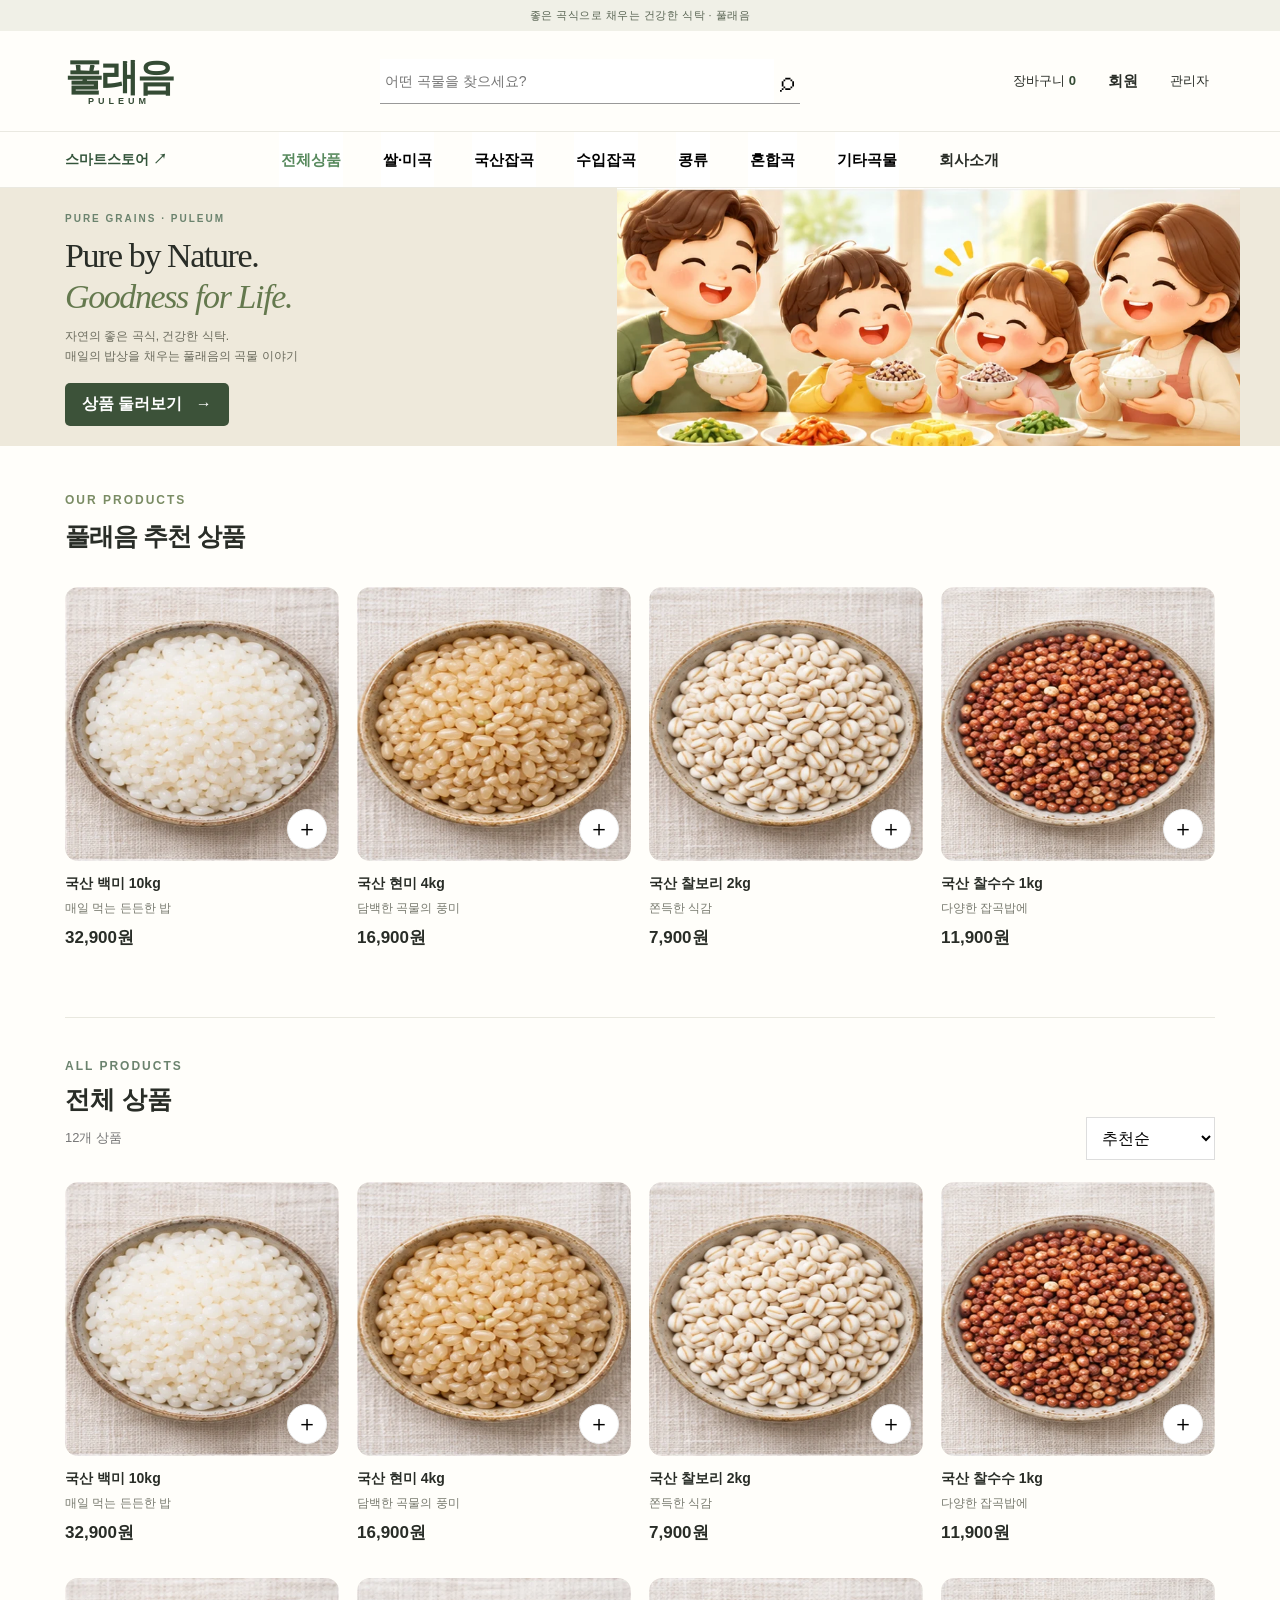
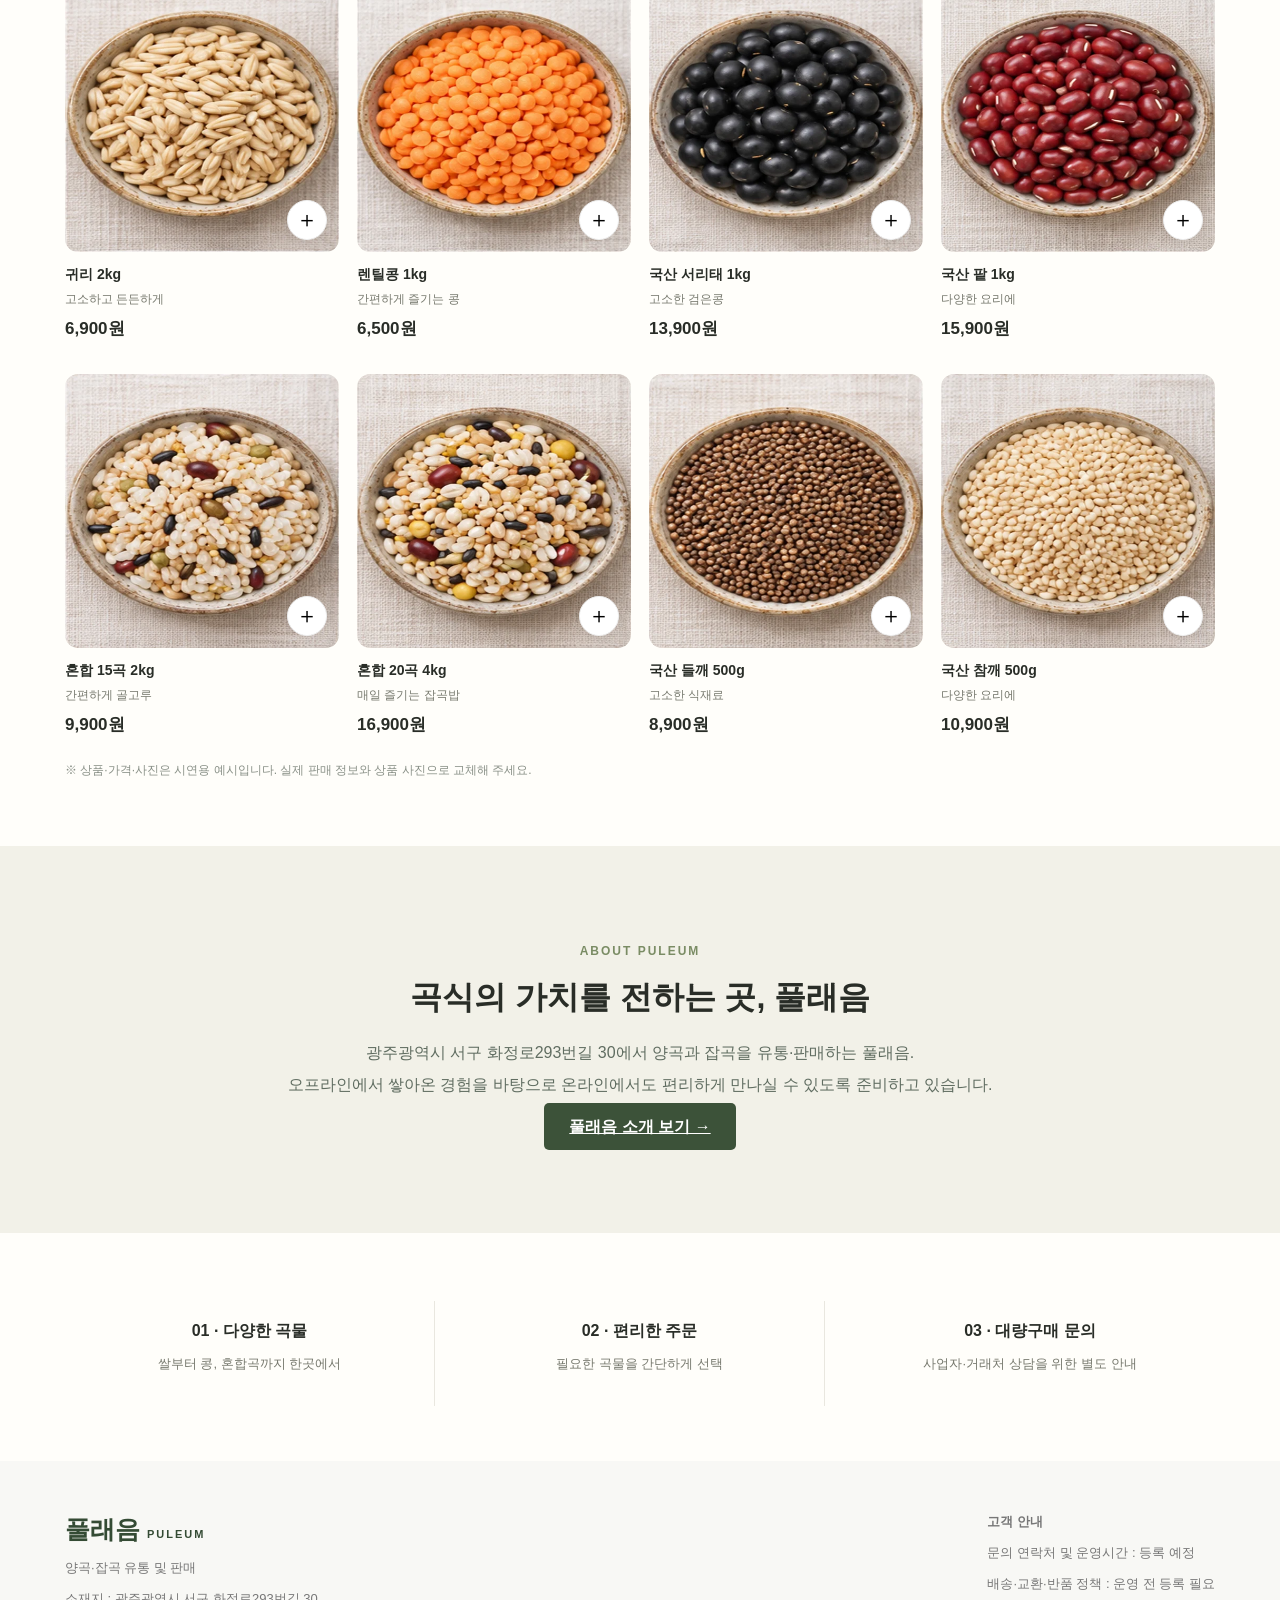
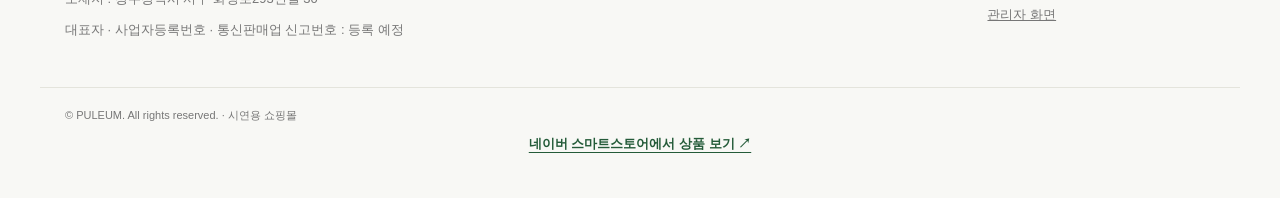
<file: index.html>
<!doctype html><html lang="ko"><head><meta charset="utf-8"><meta name="viewport" content="width=device-width,initial-scale=1"><title>풀래음 | 좋은 곡식, 좋은 일상</title><link rel="stylesheet" href="style.css"></head><body><div class="top">좋은 곡식으로 채우는 건강한 식탁 · 풀래음</div><header><div class="head wrap"><button class="plain mobile" id="menuBtn">☰</button><div class="brandStack"><a class="logo" href="#home">풀래음<span>PULEUM</span></a></div><div class="search"><input id="search" placeholder="어떤 곡물을 찾으세요?" aria-label="상품 검색"><button id="searchBtn">⌕</button></div><div class="headlinks"><button id="cartBtn">장바구니 <b id="cartCount">0</b></button><a class="navAccount" href="account.html">회원</a><button id="adminBtn">관리자</button></div></div><nav id="nav"><div class="wrap navrow"><a class="navSmartStore" href="https://smartstore.naver.com/goodprice" target="_blank" rel="noopener noreferrer" aria-label="네이버 스마트스토어 새 창에서 열기">스마트스토어 ↗</a><button data-cat="전체">전체상품</button><button data-cat="쌀·미곡">쌀·미곡</button><button data-cat="국산잡곡">국산잡곡</button><button data-cat="수입잡곡">수입잡곡</button><button data-cat="콩류">콩류</button><button data-cat="혼합곡">혼합곡</button><button data-cat="기타곡물">기타곡물</button><a class="navAccount" href="about.html">회사소개</a></div></nav></header><main id="home"><section class="hero"><div class="wrap heroInner"><div class="heroText"><span class="eyebrow">PURE GRAINS · PULEUM</span><h1>Pure by Nature.<br><em>Goodness for Life.</em></h1><p>자연의 좋은 곡식, 건강한 식탁.<br>매일의 밥상을 채우는 풀래음의 곡물 이야기</p><button class="primary" id="heroShop">상품 둘러보기 &nbsp; →</button></div><div class="heroVisual"><img src="family_rice_cartoon.webp" alt="가족의 식탁 위에 놓인 갓 지은 백미밥과 잡곡밥"><div class="heroStamp">PULEUM<br><span>GRAIN MARKET</span></div></div></div></section><section class="wrap section" id="products"><div class="sectionHead"><div><small>OUR PRODUCTS</small><h2>풀래음 추천 상품</h2></div></div><div class="products" id="featuredGrid"></div><div class="catalogHead" id="catalog"><div><small>ALL PRODUCTS</small><h2 id="productTitle">전체 상품</h2><p id="resultCount"></p></div><select id="sort"><option value="default">추천순</option><option value="low">낮은 가격순</option><option value="high">높은 가격순</option><option value="name">상품명순</option></select></div><div class="products" id="productGrid"></div><p class="sampleNotice">※ 상품·가격·사진은 시연용 예시입니다. 실제 판매 정보와 상품 사진으로 교체해 주세요.</p></section><section class="brand"><div class="wrap brandInner"><small>ABOUT PULEUM</small><h2>곡식의 가치를 전하는 곳, 풀래음</h2><p>광주광역시 서구 화정로293번길 30에서 양곡과 잡곡을 유통·판매하는 풀래음.<br>오프라인에서 쌓아온 경험을 바탕으로 온라인에서도 편리하게 만나실 수 있도록 준비하고 있습니다.</p><a class="primary" href="about.html">풀래음 소개 보기 →</a></div></section><section class="wrap section service"><div><strong>01 · 다양한 곡물</strong><p>쌀부터 콩, 혼합곡까지 한곳에서</p></div><div><strong>02 · 편리한 주문</strong><p>필요한 곡물을 간단하게 선택</p></div><div><strong>03 · 대량구매 문의</strong><p>사업자·거래처 상담을 위한 별도 안내</p></div></section></main><footer><div class="wrap footerInner"><div><div class="footLogo">풀래음 <span>PULEUM</span></div><p>양곡·잡곡 유통 및 판매</p><p>소재지 : 광주광역시 서구 화정로293번길 30</p><p>대표자 · 사업자등록번호 · 통신판매업 신고번호 : 등록 예정</p></div><div><strong>고객 안내</strong><p>문의 연락처 및 운영시간 : 등록 예정</p><p>배송·교환·반품 정책 : 운영 전 등록 필요</p><button id="footerAdmin">관리자 화면</button></div></div><div class="wrap copyright">© PULEUM. All rights reserved. · 시연용 쇼핑몰</div><div class="smartstoreFoot"><a href="https://smartstore.naver.com/goodprice" target="_blank" rel="noopener noreferrer">네이버 스마트스토어에서 상품 보기 ↗</a></div></footer><div class="overlay" id="overlay" hidden></div><aside class="drawer" id="cartDrawer" aria-label="장바구니"><div class="drawerHead"><h2>장바구니</h2><button class="close">✕</button></div><div id="cartItems"></div><div class="cartBottom"><div class="shippingRow">배송비 <span id="shippingInfo"></span></div><div class="total">배송비 포함 합계 <b id="cartTotal">0원</b></div><button class="primary full" id="checkoutBtn">주문서 작성</button></div></aside><div class="modal" id="orderModal" hidden><div class="modalBox"><button class="close">✕</button><h2>주문서 작성</h2><p class="muted">시연용 주문서입니다. 실제 결제나 주문 접수는 진행되지 않습니다.</p><form id="orderForm"><div class="orderModes"><label><input type="radio" name="orderType" value="비회원" checked> 비회원 주문</label><label><input type="radio" name="orderType" value="회원"> 회원 주문(연동 예정)</label></div><div class="socialLogin"><button type="button" id="kakaoLogin">카카오 로그인 (연동 예정)</button><button type="button" id="naverLogin">네이버 로그인 (연동 예정)</button></div><p class="muted">회원 인증은 아직 연결되지 않았습니다. 실제 회원 주문을 운영하려면 인증 서버와 회원정보 관리가 필요합니다.</p><label>주문자명<input name="name" required maxlength="50"></label><label>연락처<input name="phone" required placeholder="010-0000-0000" maxlength="30"></label><label>배송지<input name="address" required maxlength="200"></label><label>요청사항<textarea name="memo" rows="2" maxlength="500"></textarea></label><div class="total">주문금액 <b id="orderTotal"></b></div><button class="primary full" type="submit">시연 주문 저장</button></form></div></div><div class="modal" id="detailModal" hidden><div class="modalBox"><button class="close">✕</button><div id="detailContent"></div></div></div><div class="modal" id="aboutModal" hidden><div class="modalBox"><button class="close">✕</button><small>ABOUT PULEUM</small><h2>풀래음</h2><p>풀래음은 광주광역시 서구 화정로293번길 30에 위치한 양곡·잡곡 유통·판매 업체입니다.</p><p>기존 오프라인 유통을 기반으로 고객이 다양한 곡물을 온라인에서도 쉽게 확인하고 구매할 수 있는 서비스를 준비하고 있습니다.</p><p class="muted">회사 연혁, 사업자 정보, 고객센터 연락처 등은 관리자 설정에서 추가할 예정입니다.</p></div></div><div class="modal adminModal" id="adminModal" hidden><div class="modalBox adminBox"><button class="close">✕</button><div class="adminHeader"><div><small>PULEUM BACK OFFICE · DEMO</small><h2>풀래음 관리자</h2></div><span>로컬 시연 · 로그인/서버 없음</span></div><div class="adminTabs"><button data-tab="products" class="active">상품관리</button><button data-tab="orders">주문관리</button><button data-tab="clients">거래처관리</button><button data-tab="settings">운영설정</button></div><div id="adminContent"></div></div></div><script src="app.js"></script></body></html>
</file>
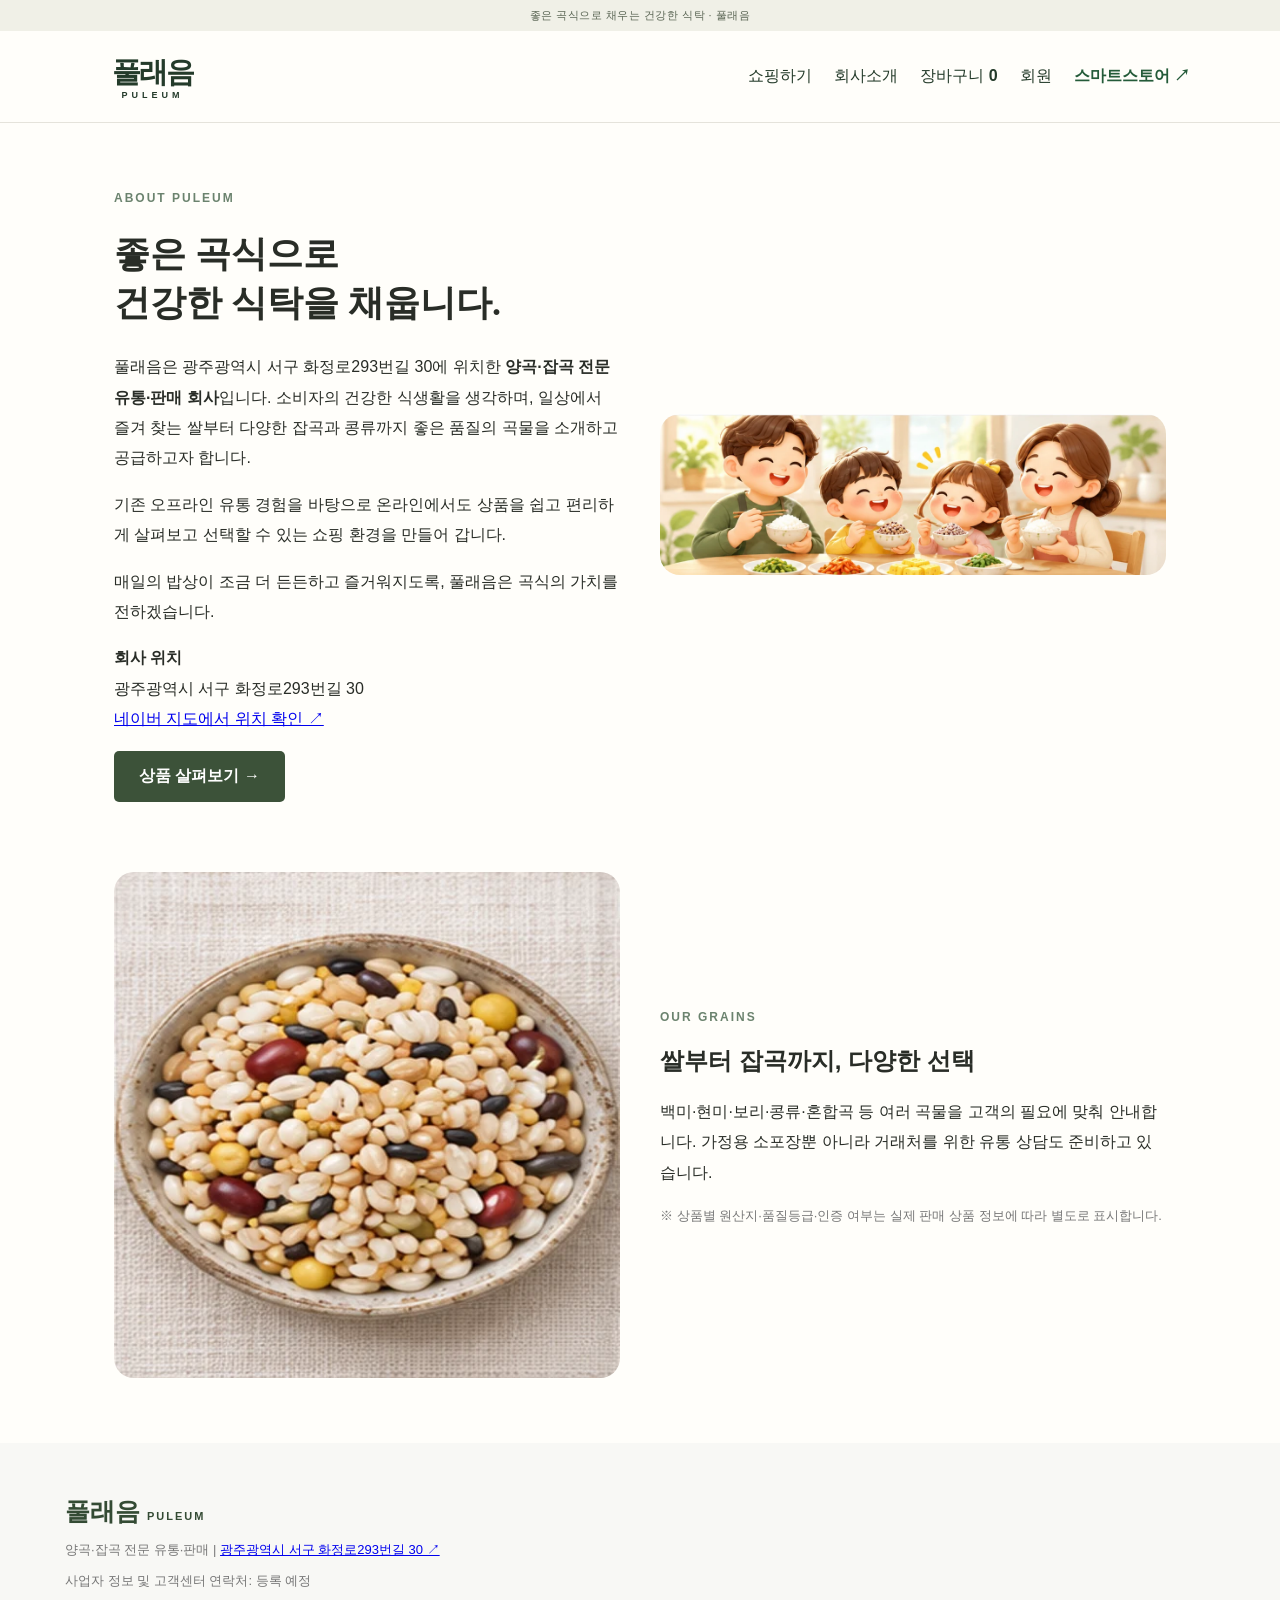
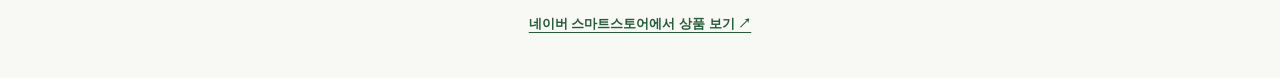
<file: about.html>
<!doctype html><html lang="ko"><head><meta charset="utf-8"><meta name="viewport" content="width=device-width,initial-scale=1"><title>풀래음 | 회사소개</title><link rel="stylesheet" href="style.css"></head><body><div class="top">좋은 곡식으로 채우는 건강한 식탁 · 풀래음</div><div class="subnav"><a class="logo" href="index.html">풀래음<span>PULEUM</span></a><div><a href="index.html">쇼핑하기</a><a href="about.html">회사소개</a><a href="cart.html">장바구니 <b class="sharedCartCount">0</b></a><a href="account.html">회원</a><a class="smartstoreNav" href="https://smartstore.naver.com/goodprice" target="_blank" rel="noopener noreferrer">스마트스토어 ↗</a></div></div><main class="subpage"><div class="pageGrid"><div><small>ABOUT PULEUM</small><h1>좋은 곡식으로<br>건강한 식탁을 채웁니다.</h1><p>풀래음은 광주광역시 서구 화정로293번길 30에 위치한 <strong>양곡·잡곡 전문 유통·판매 회사</strong>입니다. 소비자의 건강한 식생활을 생각하며, 일상에서 즐겨 찾는 쌀부터 다양한 잡곡과 콩류까지 좋은 품질의 곡물을 소개하고 공급하고자 합니다.</p><p>기존 오프라인 유통 경험을 바탕으로 온라인에서도 상품을 쉽고 편리하게 살펴보고 선택할 수 있는 쇼핑 환경을 만들어 갑니다.</p><p>매일의 밥상이 조금 더 든든하고 즐거워지도록, 풀래음은 곡식의 가치를 전하겠습니다.</p><p><strong>회사 위치</strong><br>광주광역시 서구 화정로293번길 30<br><a href="https://map.naver.com/p/entry/place/13576274?placePath=%252Fhome%253Fentry%253Dplt&amp;searchType=place&amp;lng=126.8866762&amp;lat=35.1518576&amp;c=15.00,0,0,0,dh" target="_blank" rel="noopener noreferrer">네이버 지도에서 위치 확인 ↗</a></p><a class="primary" href="index.html#products">상품 살펴보기 →</a></div><img src="family_rice_cartoon.webp" alt="가족이 함께 밥을 먹는 따뜻한 식탁"></div><div class="pageGrid" style="margin-top:70px"><img src="images/mixed20.webp" alt="여러 곡물을 담은 그릇"><div><small>OUR GRAINS</small><h2>쌀부터 잡곡까지, 다양한 선택</h2><p>백미·현미·보리·콩류·혼합곡 등 여러 곡물을 고객의 필요에 맞춰 안내합니다. 가정용 소포장뿐 아니라 거래처를 위한 유통 상담도 준비하고 있습니다.</p><p class="mutedNote">※ 상품별 원산지·품질등급·인증 여부는 실제 판매 상품 정보에 따라 별도로 표시합니다.</p></div></div></main><footer><div class="wrap footerInner"><div><div class="footLogo">풀래음 <span>PULEUM</span></div><p>양곡·잡곡 전문 유통·판매 | <a href="https://map.naver.com/p/entry/place/13576274?placePath=%252Fhome%253Fentry%253Dplt&amp;searchType=place&amp;lng=126.8866762&amp;lat=35.1518576&amp;c=15.00,0,0,0,dh" target="_blank" rel="noopener noreferrer">광주광역시 서구 화정로293번길 30 ↗</a></p><p>사업자 정보 및 고객센터 연락처: 등록 예정</p></div></div><div class="smartstoreFoot"><a href="https://smartstore.naver.com/goodprice" target="_blank" rel="noopener noreferrer">네이버 스마트스토어에서 상품 보기 ↗</a></div></footer><script src="shared.js"></script></body></html>
</file>
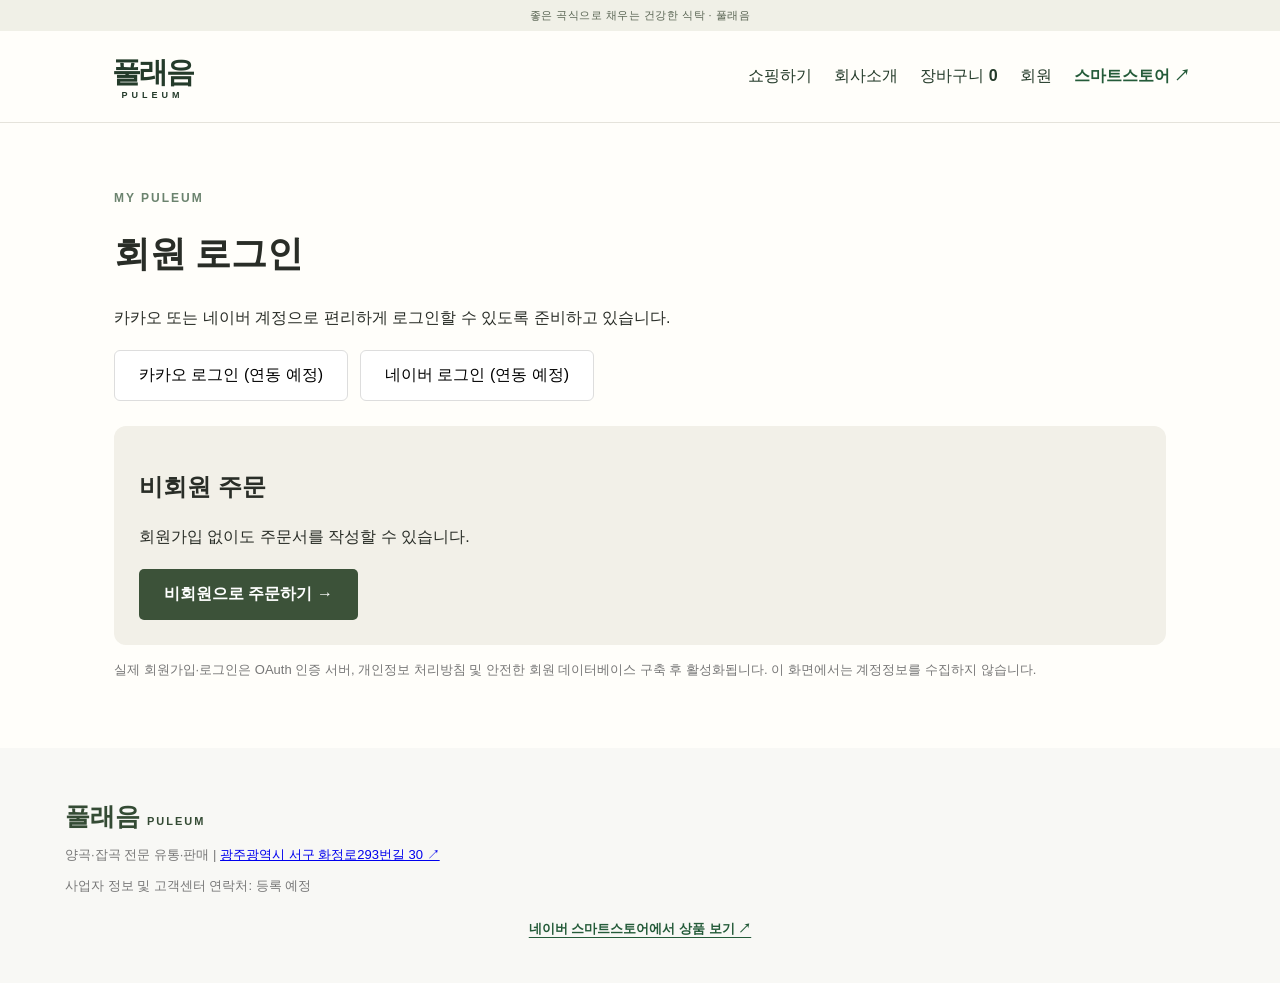
<file: account.html>
<!doctype html><html lang="ko"><head><meta charset="utf-8"><meta name="viewport" content="width=device-width,initial-scale=1"><title>풀래음 | 회원</title><link rel="stylesheet" href="style.css"></head><body><div class="top">좋은 곡식으로 채우는 건강한 식탁 · 풀래음</div><div class="subnav"><a class="logo" href="index.html">풀래음<span>PULEUM</span></a><div><a href="index.html">쇼핑하기</a><a href="about.html">회사소개</a><a href="cart.html">장바구니 <b class="sharedCartCount">0</b></a><a href="account.html">회원</a><a class="smartstoreNav" href="https://smartstore.naver.com/goodprice" target="_blank" rel="noopener noreferrer">스마트스토어 ↗</a></div></div><main class="subpage"><small>MY PULEUM</small><h1>회원 로그인</h1><p>카카오 또는 네이버 계정으로 편리하게 로그인할 수 있도록 준비하고 있습니다.</p><div class="loginOptions"><button id="kakaoAuth">카카오 로그인 (연동 예정)</button><button id="naverAuth">네이버 로그인 (연동 예정)</button></div><div class="summaryBox"><h2>비회원 주문</h2><p>회원가입 없이도 주문서를 작성할 수 있습니다.</p><a class="primary" href="order.html">비회원으로 주문하기 →</a></div><p class="mutedNote">실제 회원가입·로그인은 OAuth 인증 서버, 개인정보 처리방침 및 안전한 회원 데이터베이스 구축 후 활성화됩니다. 이 화면에서는 계정정보를 수집하지 않습니다.</p></main><footer><div class="wrap footerInner"><div><div class="footLogo">풀래음 <span>PULEUM</span></div><p>양곡·잡곡 전문 유통·판매 | <a href="https://map.naver.com/p/entry/place/13576274?placePath=%252Fhome%253Fentry%253Dplt&amp;searchType=place&amp;lng=126.8866762&amp;lat=35.1518576&amp;c=15.00,0,0,0,dh" target="_blank" rel="noopener noreferrer">광주광역시 서구 화정로293번길 30 ↗</a></p><p>사업자 정보 및 고객센터 연락처: 등록 예정</p></div></div><div class="smartstoreFoot"><a href="https://smartstore.naver.com/goodprice" target="_blank" rel="noopener noreferrer">네이버 스마트스토어에서 상품 보기 ↗</a></div></footer><script src="shared.js"></script></body></html>
</file>
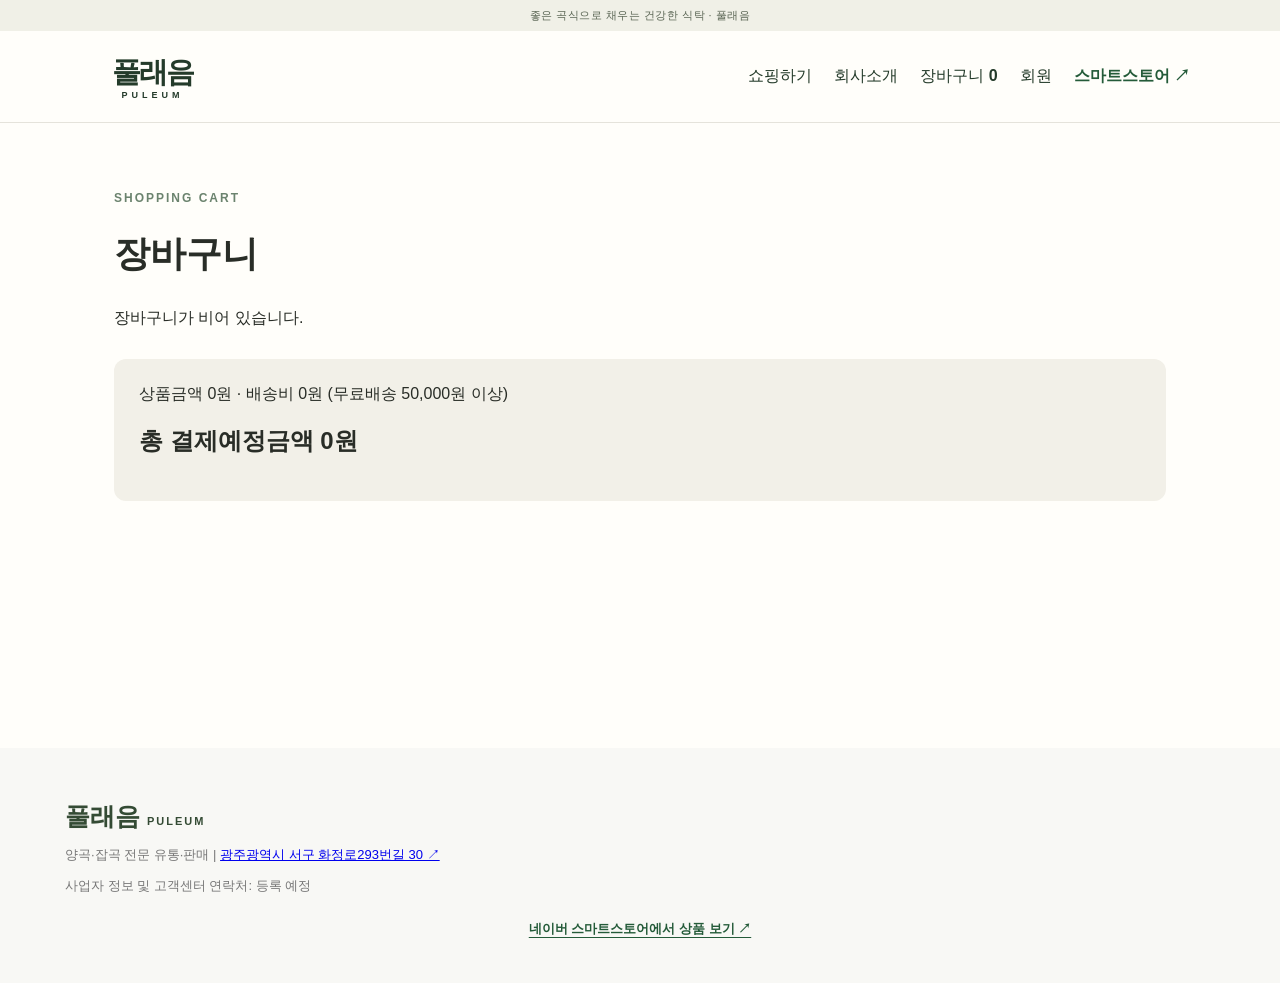
<file: cart.html>
<!doctype html><html lang="ko"><head><meta charset="utf-8"><meta name="viewport" content="width=device-width,initial-scale=1"><title>풀래음 | 장바구니</title><link rel="stylesheet" href="style.css"></head><body><div class="top">좋은 곡식으로 채우는 건강한 식탁 · 풀래음</div><div class="subnav"><a class="logo" href="index.html">풀래음<span>PULEUM</span></a><div><a href="index.html">쇼핑하기</a><a href="about.html">회사소개</a><a href="cart.html">장바구니 <b class="sharedCartCount">0</b></a><a href="account.html">회원</a><a class="smartstoreNav" href="https://smartstore.naver.com/goodprice" target="_blank" rel="noopener noreferrer">스마트스토어 ↗</a></div></div><main class="subpage"><small>SHOPPING CART</small><h1>장바구니</h1><div id="cartPageItems"></div><div class="summaryBox"><div id="cartPageShipping"></div><h2 id="cartPageTotal"></h2><a class="primary" href="order.html" id="orderGo">주문서 작성 →</a></div></main><footer><div class="wrap footerInner"><div><div class="footLogo">풀래음 <span>PULEUM</span></div><p>양곡·잡곡 전문 유통·판매 | <a href="https://map.naver.com/p/entry/place/13576274?placePath=%252Fhome%253Fentry%253Dplt&amp;searchType=place&amp;lng=126.8866762&amp;lat=35.1518576&amp;c=15.00,0,0,0,dh" target="_blank" rel="noopener noreferrer">광주광역시 서구 화정로293번길 30 ↗</a></p><p>사업자 정보 및 고객센터 연락처: 등록 예정</p></div></div><div class="smartstoreFoot"><a href="https://smartstore.naver.com/goodprice" target="_blank" rel="noopener noreferrer">네이버 스마트스토어에서 상품 보기 ↗</a></div></footer><script src="shared.js"></script></body></html>
</file>
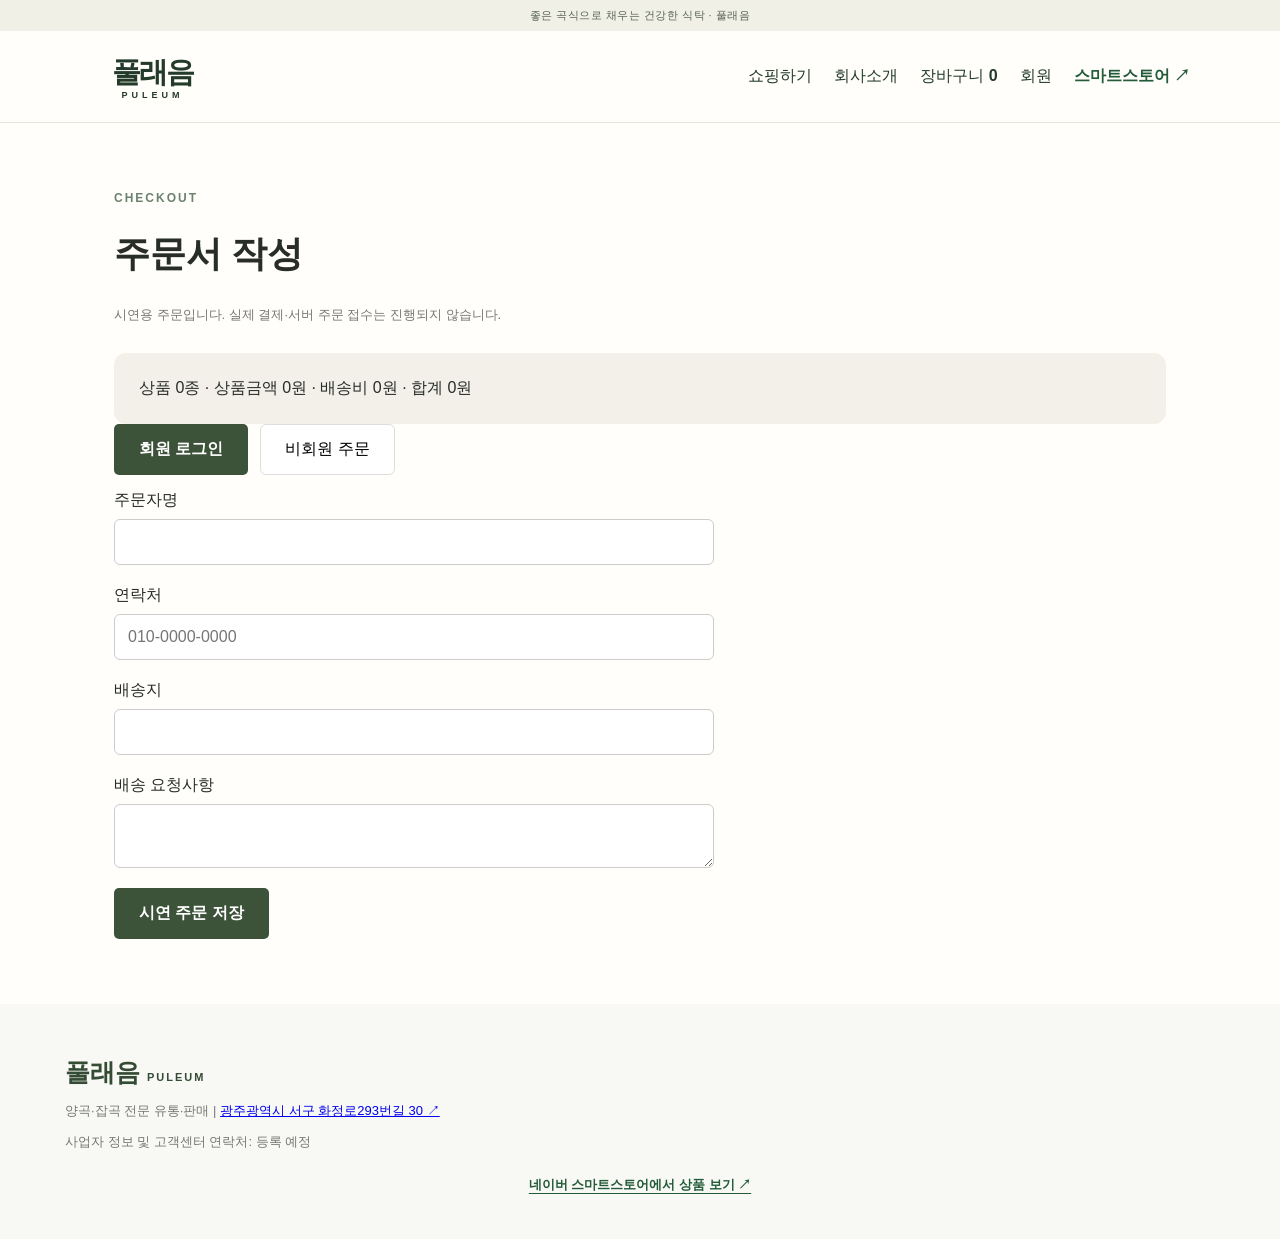
<file: order.html>
<!doctype html><html lang="ko"><head><meta charset="utf-8"><meta name="viewport" content="width=device-width,initial-scale=1"><title>풀래음 | 주문서</title><link rel="stylesheet" href="style.css"></head><body><div class="top">좋은 곡식으로 채우는 건강한 식탁 · 풀래음</div><div class="subnav"><a class="logo" href="index.html">풀래음<span>PULEUM</span></a><div><a href="index.html">쇼핑하기</a><a href="about.html">회사소개</a><a href="cart.html">장바구니 <b class="sharedCartCount">0</b></a><a href="account.html">회원</a><a class="smartstoreNav" href="https://smartstore.naver.com/goodprice" target="_blank" rel="noopener noreferrer">스마트스토어 ↗</a></div></div><main class="subpage"><small>CHECKOUT</small><h1>주문서 작성</h1><p class="mutedNote">시연용 주문입니다. 실제 결제·서버 주문 접수는 진행되지 않습니다.</p><div class="summaryBox" id="orderSummary"></div><div class="loginOptions"><a class="primary" href="account.html">회원 로그인</a><button type="button" id="guestMode">비회원 주문</button></div><form id="checkoutForm"><label>주문자명<input name="name" required maxlength="50"></label><label>연락처<input name="phone" required maxlength="30" placeholder="010-0000-0000"></label><label>배송지<input name="address" required maxlength="200"></label><label>배송 요청사항<textarea name="memo" maxlength="500"></textarea></label><button class="primary" type="submit">시연 주문 저장</button></form></main><footer><div class="wrap footerInner"><div><div class="footLogo">풀래음 <span>PULEUM</span></div><p>양곡·잡곡 전문 유통·판매 | <a href="https://map.naver.com/p/entry/place/13576274?placePath=%252Fhome%253Fentry%253Dplt&amp;searchType=place&amp;lng=126.8866762&amp;lat=35.1518576&amp;c=15.00,0,0,0,dh" target="_blank" rel="noopener noreferrer">광주광역시 서구 화정로293번길 30 ↗</a></p><p>사업자 정보 및 고객센터 연락처: 등록 예정</p></div></div><div class="smartstoreFoot"><a href="https://smartstore.naver.com/goodprice" target="_blank" rel="noopener noreferrer">네이버 스마트스토어에서 상품 보기 ↗</a></div></footer><script src="shared.js"></script></body></html>
</file>
<file: style.css>
:root{--green:#294a38;--ink:#202721;--muted:#778078;--line:#e9e9e2;--cream:#f8f7f1}*{box-sizing:border-box}body{margin:0;font-family:Pretendard,'Noto Sans KR','Malgun Gothic',sans-serif;color:var(--ink);background:white}button,input,select,textarea{font:inherit}button{cursor:pointer}button:disabled{opacity:.4;cursor:not-allowed}.wrap{max-width:1200px;margin:auto;padding:0 25px}.top{background:var(--green);color:#fff;text-align:center;padding:10px;font-size:12px;letter-spacing:.5px}.head{display:flex;align-items:center;justify-content:space-between;min-height:105px;gap:35px}.logo{text-decoration:none;color:var(--green);font-size:35px;font-weight:800;letter-spacing:-2px;white-space:nowrap}.logo span{font-size:10px;letter-spacing:4px;display:block;text-align:center;margin-top:-3px}.search{display:flex;max-width:420px;flex:1;border-bottom:1px solid #999}.search input{border:0;outline:0;padding:14px 5px;width:100%;font-size:14px}.search button{border:0;background:transparent;font-size:28px}.headlinks{display:flex;gap:16px}.headlinks button,.plain{background:none;border:0;color:var(--ink);font-size:13px}.headlinks b{color:var(--green)}nav{border-top:1px solid var(--line);border-bottom:1px solid var(--line)}.navrow{display:flex;justify-content:space-between;gap:10px}.navrow button{border:0;background:white;padding:18px 5px;font-weight:600;white-space:nowrap;font-size:14px}.navrow button:hover,.navrow button.active{color:#588a5e}.mobile{display:none}.hero{height:490px;background:linear-gradient(90deg,rgba(243,241,226,.98) 0%,rgba(243,241,226,.9) 36%,rgba(243,241,226,.04) 75%),url('https://images.unsplash.com/photo-1501436513145-30f24e19fcc4?auto=format&fit=crop&w=1800&q=85') center 52%/cover}.heroInner{height:100%;display:flex;align-items:center}.heroText{padding:10px 0}.eyebrow,small{font-size:12px;letter-spacing:2px;color:#6b836e;font-weight:700}.hero h1{font-size:46px;letter-spacing:-2px;line-height:1.35;margin:18px 0}.hero p{font-size:16px;line-height:1.9;color:#536056}.primary{background:var(--green);color:white;border:0;padding:15px 25px;font-weight:700}.hero .primary{margin-top:18px}.section{padding-top:82px;padding-bottom:65px}.sectionHead{display:flex;align-items:end;justify-content:space-between;margin-bottom:28px}.sectionHead h2{font-size:28px;letter-spacing:-1px;margin:12px 0}.sectionHead p{color:var(--muted);font-size:14px}.sectionHead select{border:1px solid var(--line);padding:11px;background:white}.catgrid{display:grid;grid-template-columns:repeat(6,1fr);gap:15px}.cat{border:1px solid var(--line);background:white;padding:0 0 16px;text-align:center;font-weight:700}.cat img{width:100%;height:135px;object-fit:cover;display:block;margin-bottom:15px}.cat:hover{border-color:var(--green)}.chips{display:flex;gap:8px;flex-wrap:wrap;margin-bottom:26px}.chips button{background:white;border:1px solid #deded7;padding:9px 17px;border-radius:25px;font-size:13px}.chips .active{background:var(--green);color:white;border-color:var(--green)}.products{display:grid;grid-template-columns:repeat(4,1fr);gap:34px 18px}.product .photo{position:relative;background:#f4f2eb;aspect-ratio:1/1;overflow:hidden}.product img{width:100%;height:100%;object-fit:cover;transition:transform .3s}.product:hover img{transform:scale(1.04)}.product .tag{position:absolute;top:12px;left:12px;background:#fff;padding:5px 9px;font-size:10px;font-weight:700}.product .add{position:absolute;bottom:12px;right:12px;background:#fff;border:1px solid #eee;width:37px;height:37px;border-radius:50%;font-size:22px}.product h3{font-size:15px;font-weight:600;margin:14px 0 7px}.product .desc{font-size:12px;color:var(--muted);margin:0 0 9px}.product .price{font-size:17px;font-weight:800}.sampleNotice{color:#899087;font-size:12px;margin-top:26px}.brand{background:#eff2e9;padding:95px 0;text-align:center}.brand h2{font-size:32px;margin:17px 0}.brand p{line-height:2;color:#606d61}.brand button{border:1px solid var(--green);background:transparent;padding:13px 20px;color:var(--green);margin-top:15px}.service{display:grid;grid-template-columns:repeat(3,1fr);gap:20px;text-align:center}.service>div{padding:20px;border-right:1px solid var(--line)}.service>div:last-child{border:0}.service p{color:var(--muted);font-size:13px}footer{background:#f8f8f5;padding:52px 0 25px;font-size:13px;color:#777}.footerInner{display:flex;justify-content:space-between;gap:30px}.footLogo{font-size:25px;font-weight:800;color:var(--green)}.footLogo span{font-size:11px;letter-spacing:2px}.footerInner button{border:0;background:none;text-decoration:underline;padding:0;color:#777}.copyright{margin-top:35px;border-top:1px solid #e4e4dc;padding-top:20px;font-size:11px}.overlay{position:fixed;inset:0;background:#0007;z-index:20}.drawer{position:fixed;right:0;top:0;bottom:0;width:min(440px,100%);background:white;z-index:21;transform:translateX(102%);transition:transform .25s;padding:25px;display:flex;flex-direction:column}.drawer.open{transform:translateX(0)}.drawerHead{display:flex;justify-content:space-between;align-items:center}.close{border:0;background:transparent;font-size:22px;float:right}.cartLine{display:flex;gap:14px;border-bottom:1px solid var(--line);padding:16px 0}.cartLine img{width:74px;height:74px;object-fit:cover}.cartLine strong{display:block;font-size:14px}.cartLine p{font-size:13px}.cartLine button{background:#fff;border:1px solid #ddd;margin-right:6px}.cartBottom{margin-top:auto}.total{display:flex;justify-content:space-between;margin:20px 0;font-size:18px}.full{width:100%}.modal{position:fixed;inset:0;z-index:30;background:#0008;display:flex;align-items:center;justify-content:center;padding:20px}.modal[hidden],.overlay[hidden]{display:none}.modalBox{background:white;padding:28px;width:min(500px,100%);max-height:90vh;overflow:auto}.modalBox h2{margin-top:8px}.muted{color:var(--muted);font-size:13px;line-height:1.7}.modal label{display:block;font-size:13px;font-weight:700;margin:14px 0}.modal label input,.modal label textarea,.modal label select{width:100%;border:1px solid #ddd;padding:11px;margin-top:6px;background:white}.adminBox{width:min(950px,100%)}.adminHeader{display:flex;justify-content:space-between;align-items:center}.adminHeader span{font-size:12px;color:#b16d36}.adminTabs{display:flex;gap:8px;border-bottom:1px solid #ddd;margin:25px 0}.adminTabs button{background:white;border:0;padding:12px}.adminTabs button.active{border-bottom:3px solid var(--green);font-weight:800}.adminTable{width:100%;border-collapse:collapse;font-size:13px}.adminTable th,.adminTable td{text-align:left;border-bottom:1px solid #eee;padding:12px 8px}.adminTable th{background:#f7f8f4}.adminTable button,.adminAction{border:1px solid #ddd;background:white;padding:7px 11px}.adminForm{display:grid;grid-template-columns:repeat(2,1fr);gap:0 15px}.adminForm .wide{grid-column:1/-1}.adminForm button{margin-top:15px}.empty{padding:35px 10px;text-align:center;color:#999}.adminHint{font-size:12px;color:#8c806a;background:#faf8ee;padding:12px;margin-bottom:18px}@media(max-width:800px){.head{min-height:78px;gap:12px}.logo{font-size:28px}.search{max-width:none}.headlinks{gap:5px}.headlinks button{font-size:11px}.mobile{display:block}nav{display:none}nav.open{display:block}.navrow{flex-wrap:wrap;justify-content:start}.navrow button{padding:12px}.hero{height:390px}.hero h1{font-size:34px}.catgrid{grid-template-columns:repeat(3,1fr)}.products{grid-template-columns:repeat(2,1fr)}.section{padding-top:50px;padding-bottom:40px}.service{grid-template-columns:1fr}.service>div{border:0;border-bottom:1px solid var(--line)}.footerInner{flex-direction:column}}@media(max-width:520px){.wrap{padding-left:16px;padding-right:16px}.head{flex-wrap:wrap;padding-top:12px;padding-bottom:12px}.search{order:3;flex-basis:100%}.hero{background-position:60% center}.hero h1{font-size:30px}.hero p{font-size:13px}.catgrid{gap:8px}.cat img{height:90px}.cat{font-size:12px}.products{gap:22px 10px}.product h3{font-size:13px}.brand{padding:55px 15px}.brand h2{font-size:24px}.brand p{font-size:13px}.adminForm{grid-template-columns:1fr}.adminTable{font-size:11px}}

/* PULEUM 2nd design: clean catalog + warm natural editorial */
:root{--green:#344b34;--ink:#292d27;--muted:#77796e;--line:#eae9e1;--cream:#f9f8f3}
body{background:#fffefa}.top{background:#f0f0e7;color:#596453;font-size:11px;padding:8px}.head{min-height:100px}.logo{font-family:Georgia,'Noto Serif KR',serif;font-size:38px;letter-spacing:-2px}.logo span{font-family:Arial,sans-serif;font-size:9px;letter-spacing:4px}.navrow{justify-content:center;gap:38px}.navrow button{font-size:13px;font-weight:500;padding:17px 0}.hero{height:auto;background:#eee9db}.heroInner{display:grid;grid-template-columns:47% 53%;min-height:455px;align-items:stretch;padding-right:0}.heroText{padding:80px 28px 75px 0;align-self:center}.hero h1{font-family:Georgia,'Noto Serif KR',serif;font-weight:500;font-size:47px;line-height:1.22;letter-spacing:-1.4px;margin:23px 0}.hero h1 em{font-weight:400;color:#64794e}.hero p{font-size:14px;line-height:2;color:#6b6b5d}.heroVisual{position:relative;min-height:455px;overflow:hidden}.heroVisual img{width:100%;height:100%;position:absolute;inset:0;object-fit:cover}.heroStamp{position:absolute;right:26px;top:25px;width:90px;height:90px;border-radius:50%;background:#f7f4e6dd;color:#4b6541;display:flex;align-items:center;justify-content:center;flex-direction:column;font-family:Georgia,serif;font-size:20px;letter-spacing:1px}.heroStamp span{font-family:Arial,sans-serif;font-size:7px;letter-spacing:1px}.primary{border-radius:5px;background:#3c5239}.section{padding-top:68px;padding-bottom:55px}.sectionHead h2{font-size:25px}.sectionHead small,.brand small{color:#7a8c64}.catgrid{gap:16px}.cat{border:0;background:transparent;border-radius:12px;overflow:hidden}.cat img{border-radius:12px;height:130px}.cat:hover{border-color:transparent;color:var(--green)}.product .photo{border-radius:13px;background:#f2efe7}.product img{border-radius:13px}.product .tag{border-radius:5px}.product .add{box-shadow:0 2px 10px #0001}.product h3{font-size:14px}.brand{background:#f2f1e8}.chips button{border-radius:6px}.cartLine img{border-radius:9px}.modalBox{border-radius:14px}.service>div{border-color:#e9e7df}
@media(max-width:800px){.navrow{gap:14px;justify-content:flex-start}.heroInner{min-height:350px}.heroText{padding:48px 18px 48px 0}.hero h1{font-size:34px}.heroVisual{min-height:350px}}
@media(max-width:520px){.heroInner{display:flex;flex-direction:column-reverse;padding:0 16px}.heroVisual{min-height:235px;margin:0 -16px}.heroText{padding:30px 0 36px}.hero h1{font-size:33px;margin:14px 0}.hero p{font-size:13px}.heroStamp{width:70px;height:70px;font-size:16px}.cat img{height:95px}.sectionHead h2{font-size:22px}}

/* Compact family dining hero */
.heroInner{min-height:245px;grid-template-columns:47% 53%}.heroVisual{min-height:245px}.heroText{padding:20px 20px 20px 0}.hero h1{font-size:34px;margin:9px 0}.hero p{font-size:12px;line-height:1.65;margin:9px 0}.hero .primary{margin-top:7px;padding:11px 17px}.eyebrow{font-size:10px}.heroStamp{display:none}.heroVisual img{object-position:center 55%}@media(max-width:800px){.heroInner{min-height:235px}.heroVisual{min-height:235px}.hero h1{font-size:29px}}@media(max-width:520px){.heroInner{display:grid;grid-template-columns:1fr 1fr;padding:0 16px;min-height:220px}.heroVisual{min-height:220px;margin:0 -16px 0 0}.heroText{padding:12px 8px 12px 0}.hero h1{font-size:22px}.hero p{font-size:11px}.hero .primary{font-size:11px;padding:9px}.eyebrow{font-size:9px}}

/* Cartoon family hero and category heading removal */
.heroVisual img{object-position:center center}
#categories .sectionHead{margin-bottom:25px}
#categories .sectionHead small{display:block}

/* Product collection immediately below hero */
#products{padding-top:52px}#productGrid .photo img{border-radius:13px}#productGrid .photo{border-radius:13px}

/* V4: recommended products separated from filtered catalog */
#products{padding-top:44px}#products>.sectionHead{margin-bottom:22px}#featuredGrid{margin-bottom:68px}.catalogHead{display:flex;justify-content:space-between;align-items:end;border-top:1px solid #e9e8df;padding-top:38px;margin-bottom:22px}.catalogHead h2{margin:9px 0;font-size:25px}.catalogHead p{color:#777;font-size:13px}.catalogHead select{border:1px solid #ddd;padding:11px;background:white}.product .photo{border-radius:13px;overflow:hidden}.product img{border-radius:13px}@media(max-width:520px){#featuredGrid{margin-bottom:42px}.catalogHead h2{font-size:21px}}

/* V5 refinements */
.navrow button{font-size:15px;font-weight:600}.product .tag{display:none}.imageLink{display:block;width:100%;height:100%;border:0;background:none;padding:0;cursor:pointer}.imageLink img{display:block;width:100%;height:100%;object-fit:cover}.shippingRow{display:flex;justify-content:space-between;font-size:13px;color:#596453;padding-top:15px}.detailPhoto{width:100%;max-height:340px;object-fit:contain;border-radius:14px;background:#f3f0e8}.orderModes{display:flex;gap:20px}.orderModes label{display:flex;gap:6px;align-items:center}.orderModes input{width:auto!important;margin:0!important}.socialLogin{display:flex;gap:8px}.socialLogin button{flex:1;border:1px solid #ddd;background:#f7f7f3;border-radius:5px;padding:10px;font-size:13px}@media(max-width:800px){.navrow button{font-size:15px}}

.navAccount{color:inherit;text-decoration:none;font-size:15px;font-weight:600;padding:10px}.navAccount:hover{color:#405c35}.subpage{max-width:1100px;margin:65px auto;padding:0 24px;min-height:55vh}.subpage h1{font-family:Georgia,serif;font-size:36px}.subpage p{line-height:1.9}.subnav{display:flex;justify-content:space-between;align-items:center;padding:22px max(5%,calc((100% - 1100px)/2));border-bottom:1px solid #e5e3db}.subnav a{text-decoration:none;color:#243b2a;margin-left:22px}.subnav .logo{font-size:29px}.pageGrid{display:grid;grid-template-columns:1fr 1fr;gap:40px;align-items:center}.pageGrid img{width:100%;border-radius:20px}.lineItem{display:flex;gap:20px;align-items:center;border-bottom:1px solid #ddd;padding:16px 0}.lineItem img{width:110px;height:110px;object-fit:cover;border-radius:12px}.lineItem button{padding:7px 12px;margin:3px}.summaryBox{background:#f2f0e8;padding:25px;border-radius:12px;margin-top:25px}.subpage input,.subpage textarea{display:block;padding:13px;width:100%;max-width:600px;margin:8px 0 20px;border:1px solid #ccc;border-radius:6px}.subpage label{display:block;margin-top:15px}.subpage .primary{display:inline-block;text-decoration:none;cursor:pointer}.mutedNote{font-size:13px;color:#777}.loginOptions{display:flex;gap:12px;flex-wrap:wrap}.loginOptions button{padding:14px 24px;border:1px solid #ddd;background:#fff;border-radius:6px;cursor:pointer}@media(max-width:720px){.pageGrid{grid-template-columns:1fr}.subnav{padding:16px}.subnav a{margin-left:8px}.subpage{margin:35px auto}}
/* V7: mobile-first responsive refinements */
html{scroll-behavior:smooth}body{overflow-x:hidden}img{max-width:100%}button,a,input,select,textarea{touch-action:manipulation}button,a{ -webkit-tap-highlight-color:transparent}.product .photo{isolation:isolate}.product .add{z-index:2;min-width:40px;min-height:40px}.product .imageLink{position:relative}.drawer #cartItems{overflow-y:auto;min-height:0}.adminBox{max-width:calc(100vw - 24px)}.adminTabs{overflow-x:auto;white-space:nowrap}.adminTable{display:block;max-width:100%;overflow-x:auto}.adminTable tbody,.adminTable thead{width:max-content;min-width:100%;display:table}.adminTable tr{display:table-row}
@media(max-width:800px){.head{display:grid;grid-template-columns:auto 1fr auto;gap:10px;min-height:0;padding-top:12px;padding-bottom:12px}.head>.mobile{display:block;grid-column:1;grid-row:1;font-size:23px;padding:6px 10px}.head>.logo{grid-column:2;grid-row:1;justify-self:start;font-size:29px}.head>.headlinks{grid-column:3;grid-row:1;align-items:center;gap:8px}.headlinks button,.headlinks a{font-size:12px;padding:5px 2px}.head>.search{grid-column:1/-1;grid-row:2;max-width:none;width:100%;border:1px solid #deded5;border-radius:7px;overflow:hidden}.search input{min-width:0;padding:11px 12px;background:transparent}.search button{padding:0 13px}.navrow{padding-top:8px;padding-bottom:8px;gap:4px 10px}.navrow button,.navrow a{font-size:14px;padding:12px 9px}.products{grid-template-columns:repeat(2,minmax(0,1fr));gap:22px 12px}.heroInner{grid-template-columns:45% 55%}.heroText{padding-left:8px}.section{padding-top:36px}.catalogHead{gap:12px}.subnav{flex-wrap:wrap;gap:12px}.subnav>div{display:flex;flex-wrap:wrap;gap:5px 12px}.subnav a{margin:0;font-size:13px}.pageGrid{grid-template-columns:1fr}.lineItem{align-items:flex-start}.lineItem>div{min-width:0;flex:1}.loginOptions>*{flex:1;min-width:140px;text-align:center}}
@media(max-width:520px){.wrap{padding-left:16px;padding-right:16px}.top{font-size:10px;padding:7px 4px}.headlinks .navAccount{display:none}.headlinks button{font-size:12px}.head>.logo{font-size:28px}.heroInner{display:flex;flex-direction:column;padding:0}.heroVisual{order:0;min-height:180px;height:180px;margin:0;width:100%}.heroVisual img{object-position:center 45%}.heroText{order:1;padding:19px 16px 22px;width:100%}.hero h1{font-size:27px;line-height:1.15;margin:7px 0}.hero p{font-size:12px;margin:8px 0}.hero .primary{margin-top:6px;padding:11px 15px;font-size:12px}.eyebrow{font-size:9px}.sectionHead h2{font-size:22px}.products{gap:22px 10px}.product h3{font-size:13px;line-height:1.5}.product .desc{font-size:11px}.product .price{font-size:15px}.product .add{bottom:8px;right:8px;width:38px;height:38px}.catalogHead{align-items:center}.catalogHead h2{font-size:20px}.catalogHead select{font-size:12px;max-width:110px;padding:9px 5px}.brand h2{font-size:22px}.brand p br{display:none}.drawer{padding:17px;width:100%}.modal{padding:10px}.modalBox{padding:17px;max-height:94dvh}.orderModes,.socialLogin{flex-wrap:wrap;gap:8px}.adminHeader{display:block}.adminHeader span{display:block;margin-top:7px}.adminTabs button{padding:10px 8px}.adminForm{grid-template-columns:1fr}.subnav{padding:12px 16px}.subnav .logo{font-size:27px}.subnav>div{width:100%;gap:4px 12px}.subnav a{font-size:12px}.subpage{margin:25px auto;padding:0 16px}.subpage h1{font-size:28px}.lineItem{gap:10px}.lineItem img{width:76px;height:76px;flex-shrink:0}.lineItem button{padding:7px 10px}.summaryBox{padding:18px}.loginOptions{flex-direction:column}.loginOptions>*{width:100%}.footerInner{gap:15px}.footerInner p{line-height:1.8}}
@media(max-width:360px){.head>.logo{font-size:25px}.headlinks button{font-size:11px}.heroVisual{height:155px;min-height:155px}.hero h1{font-size:24px}.product .price{font-size:14px}}

/* V8: Naver Smart Store link */
.smartstoreNav{color:#245b39!important;font-weight:700!important;white-space:nowrap;text-decoration:none}
.smartstoreNav:hover{text-decoration:underline}
.smartstoreFoot{padding:12px 0 20px;text-align:center}
.smartstoreFoot a{color:#245b39;font-weight:700;text-decoration:underline;text-underline-offset:4px}
@media(max-width:640px){.smartstoreNav{font-size:13px!important}.smartstoreFoot{padding:14px}}

/* V9: navigation baseline and Smart Store link under brand */
.brandStack{display:flex;flex-direction:column;align-items:center;justify-content:center;flex:0 0 auto;gap:5px;line-height:1}
.brandStack .logo{display:block;text-align:center;line-height:1.12}
.brandStoreLink{display:block;color:#34553b;text-decoration:none;font-size:12px;font-weight:700;letter-spacing:-.2px;line-height:1.5;white-space:nowrap}
.brandStoreLink:hover{text-decoration:underline;text-underline-offset:3px}
.navrow{align-items:center;justify-content:center;gap:clamp(14px,3vw,38px)}
.navrow button,.navrow>a{display:inline-flex;align-items:center;justify-content:center;align-self:stretch;box-sizing:border-box;min-height:55px;margin:0;padding:0 2px;font-size:15px;font-weight:600;line-height:1.4;vertical-align:middle;white-space:nowrap}
.navrow .navAccount{padding:0 2px}
@media(max-width:800px){.head>.brandStack{grid-column:2;grid-row:1;justify-self:start}.brandStack .logo{font-size:29px}.brandStoreLink{font-size:11px}.navrow{justify-content:flex-start;gap:4px 10px}.navrow button,.navrow>a{min-height:42px;padding:10px 8px;font-size:14px}}
@media(max-width:520px){.brandStack .logo{font-size:28px}.brandStoreLink{font-size:10px}.head>.brandStack{min-width:0}}

/* V10: 스마트스토어 링크를 메뉴 왼쪽 빈 공간에 배치 */
.navrow{position:relative}
.navrow .navSmartStore{position:absolute;left:25px;top:0;display:inline-flex;align-items:center;justify-content:flex-start;height:55px;min-height:55px;padding:0;color:#34553b;font-size:14px;font-weight:700;text-decoration:none;white-space:nowrap}
.navrow .navSmartStore:hover{color:#66854e;text-decoration:underline;text-underline-offset:4px}
@media(max-width:1050px) and (min-width:801px){.navrow{justify-content:flex-end;gap:clamp(9px,1.5vw,20px)}.navrow .navSmartStore{left:25px}}
@media(max-width:800px){.navrow .navSmartStore{position:static;height:auto;min-height:42px;padding:10px 8px;font-size:14px;order:-1}.navrow{justify-content:flex-start}}
</file>
